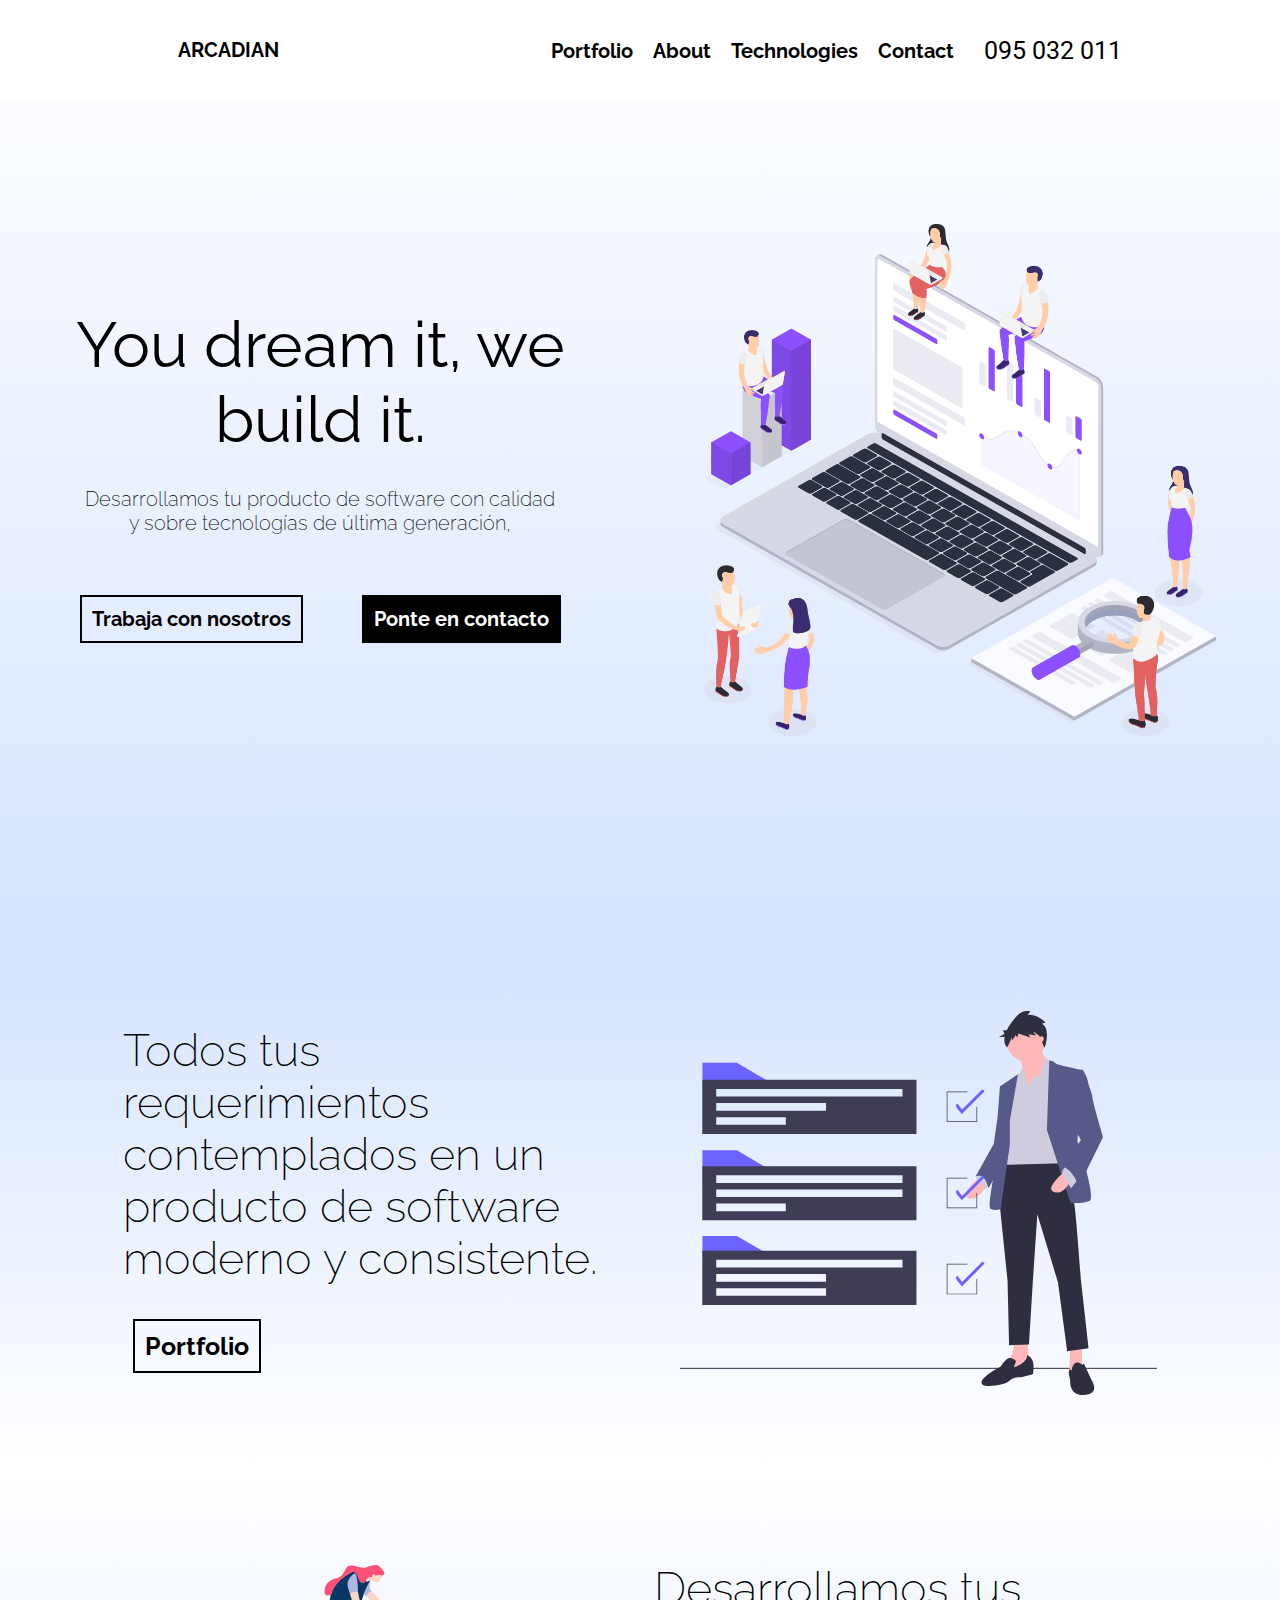
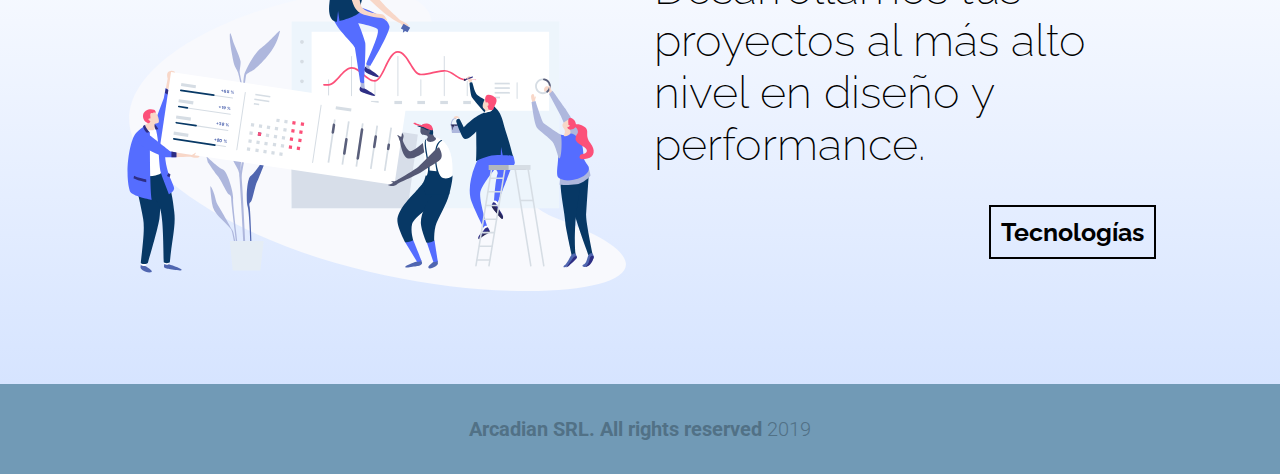
<file: index.html>
<!DOCTYPE html>
<html lang="en">
<head>
    <meta charset="UTF-8">
    <meta name="viewport" content="width=device-width, initial-scale=1.0">
    <meta http-equiv="X-UA-Compatible" content="ie=edge">
    <title>Arcadian</title>
    <link rel="stylesheet" type="text/css" href="styles.css">
</head>
<body>
    <div class="navbar">
        <div class="navbar-logo">
            <div class="loguito-anim"></div>
            <a class="text1 linknavbar" href="index.html">ARCADIAN</a>
        </div>
        <div class="navbar-buttons">
            <ul>
                <li class="text1"><a class="linknavbar" href="./portfolio.html">Portfolio</a></li>
                <li class="text1">About</li>
                <li class="text1"><a class="linknavbar" href="./tech.html">Technologies</a></li>
                <li class="text1">Contact</li>
                <li class="nuestro-numero">095 032 011</li>
            </ul>
        </div>
    </div>

    <div class="main">
        <div class="main-side">
            <div class="main-header">
                <p class="main-title">You <span class="highlight">dream</span> it, we <span class="highlight">build</span> it.</p>
                <p class="text2">Desarrollamos tu producto de software con calidad <br/>y sobre tecnologías de última generación,</p>
                <div class="headerbuttons">
                    <div class="header-work text1">Trabaja con nosotros</div>
                    <div class="header-contact text1">Ponte en contacto</div>
                </div>
            </div>
        </div>
        <div class="main-side">
            <img src="./media/webdesign.png" class="img-webdesigner">
        </div>
    </div>

    <div class="mid-section">
        <div class="side-text title">Todos tus requerimientos contemplados en un producto de software moderno y consistente.
            <div class="see-our"><a class="linknavbar" href="./portfolio.html"><p class="text3">Portfolio</p></a></div>
        </div>
        <img class="creatingapp-blue" src="./media/creatingapp-blue.svg">
    </div>
    
    <div class="mid-section2">
        <div class="side-text title">Desarrollamos tus proyectos al más alto nivel en diseño y performance.
            <div class="see-our1"><a class="linknavbar" href="./tech.html"><p class="text3">Tecnologías</p></a></div>
        </div>
        <img src="./media/graph.svg" class="graph">
    </div>
    <div class="footer">
        <p>Arcadian SRL. All rights reserved <span>2019</span></p>
    </div>
    
</body>
</html>
</file>
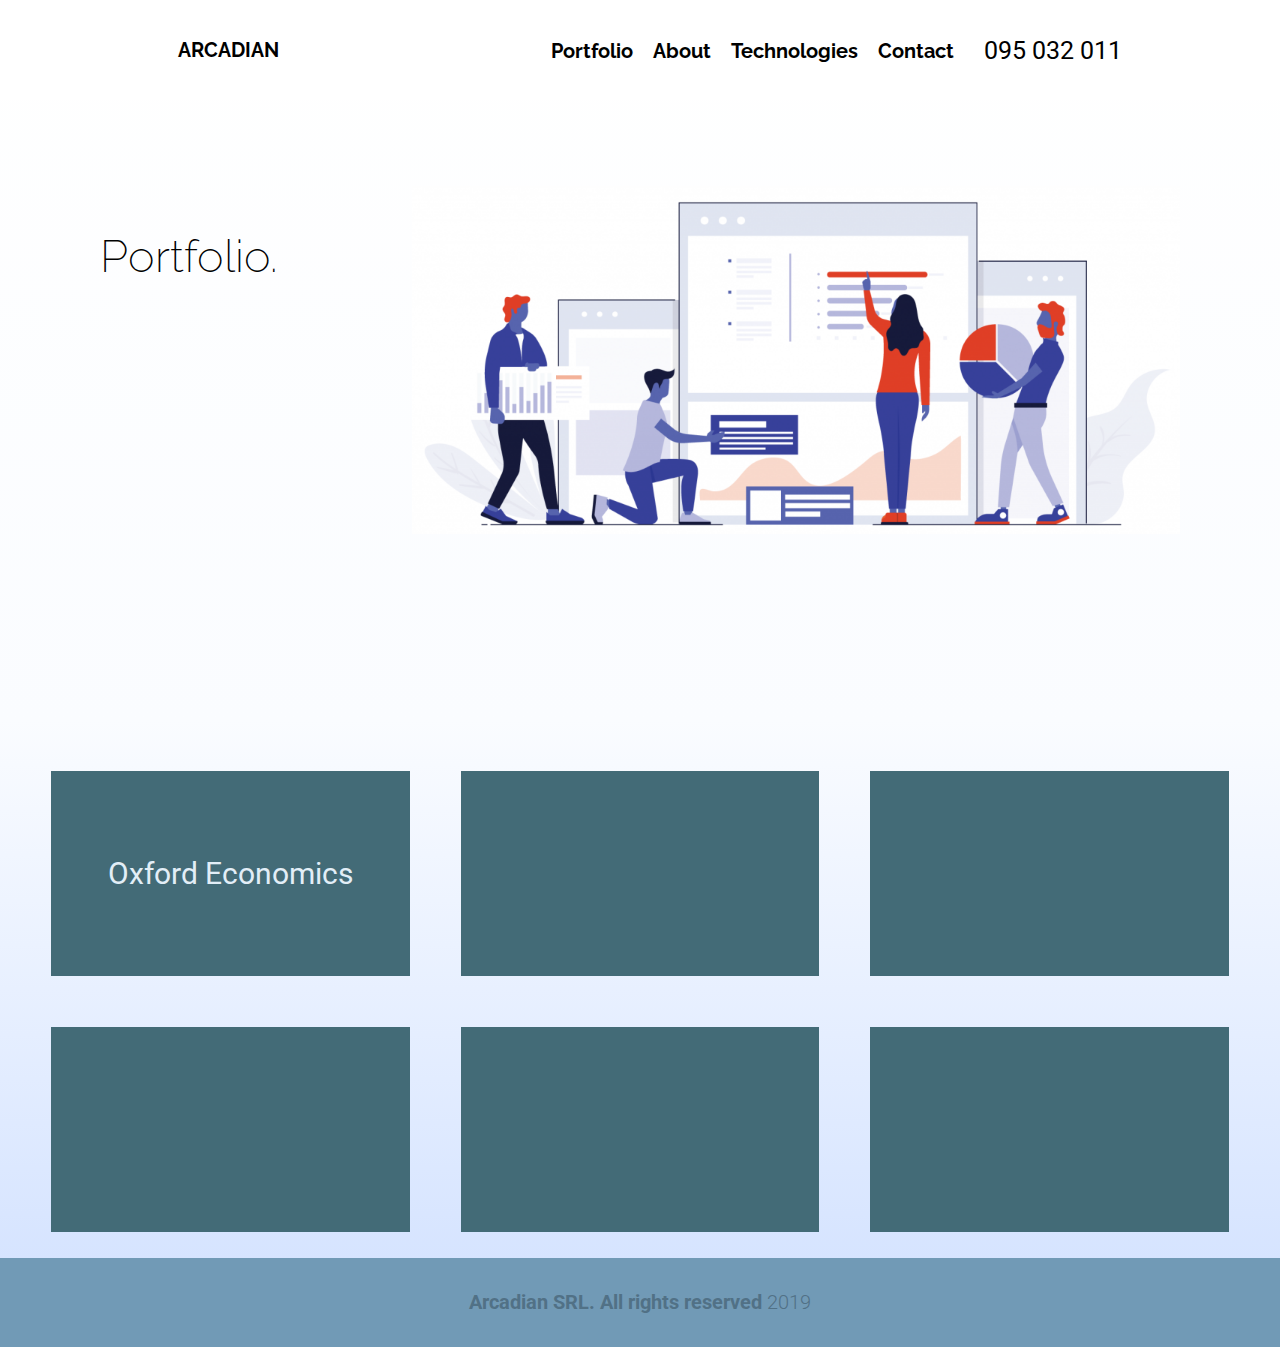
<file: portfolio.html>
<!DOCTYPE html>
<html lang="en">
<head>
    <meta charset="UTF-8">
    <meta name="viewport" content="width=device-width, initial-scale=1.0">
    <meta http-equiv="X-UA-Compatible" content="ie=edge">
    <title>Arcadian | Portfolio</title>
    <link rel="stylesheet" href="styles.css">
</head>
<body>
    <div class="navbar">
        <div class="navbar-logo">
            <div class="loguito-anim"></div>
            <a class="text1 linknavbar" href="index.html">ARCADIAN</a>
        </div>
        <div class="navbar-buttons">
            <ul>
                <li class="text1">Portfolio</li>
                <li class="text1">About</li>
                <li class="text1"><a class="linknavbar" href="./tech.html">Technologies</a></li>
                <li class="text1">Contact</li>
                <li class="nuestro-numero">095 032 011</li>
            </ul>
        </div>
    </div>

    <div class="portfoliomain">
        <div class="side-text title">Portfolio.</div>
        <div class="image-set-mid"><img class="graph-alt" src="./media/graph-alt.png"></div>
    </div>
    <div class="portfoliolayout">
        <a class="empresas-portfolio"target="_blank"href="https://www.oxfordeconomics.com/">Oxford Economics</a>
        <a class="empresas-portfolio"target="_blank"href=""></a>
        <a class="empresas-portfolio"target="_blank"href=""></a>
        <a class="empresas-portfolio"target="_blank"href=""></a>
        <a class="empresas-portfolio"target="_blank"href=""></a>
        <a class="empresas-portfolio"target="_blank"href=""></a>
    </div>
    <div class="footer">
        <p>Arcadian SRL. All rights reserved <span>2019</span></p>
    </div>
</body>
</html>
</file>
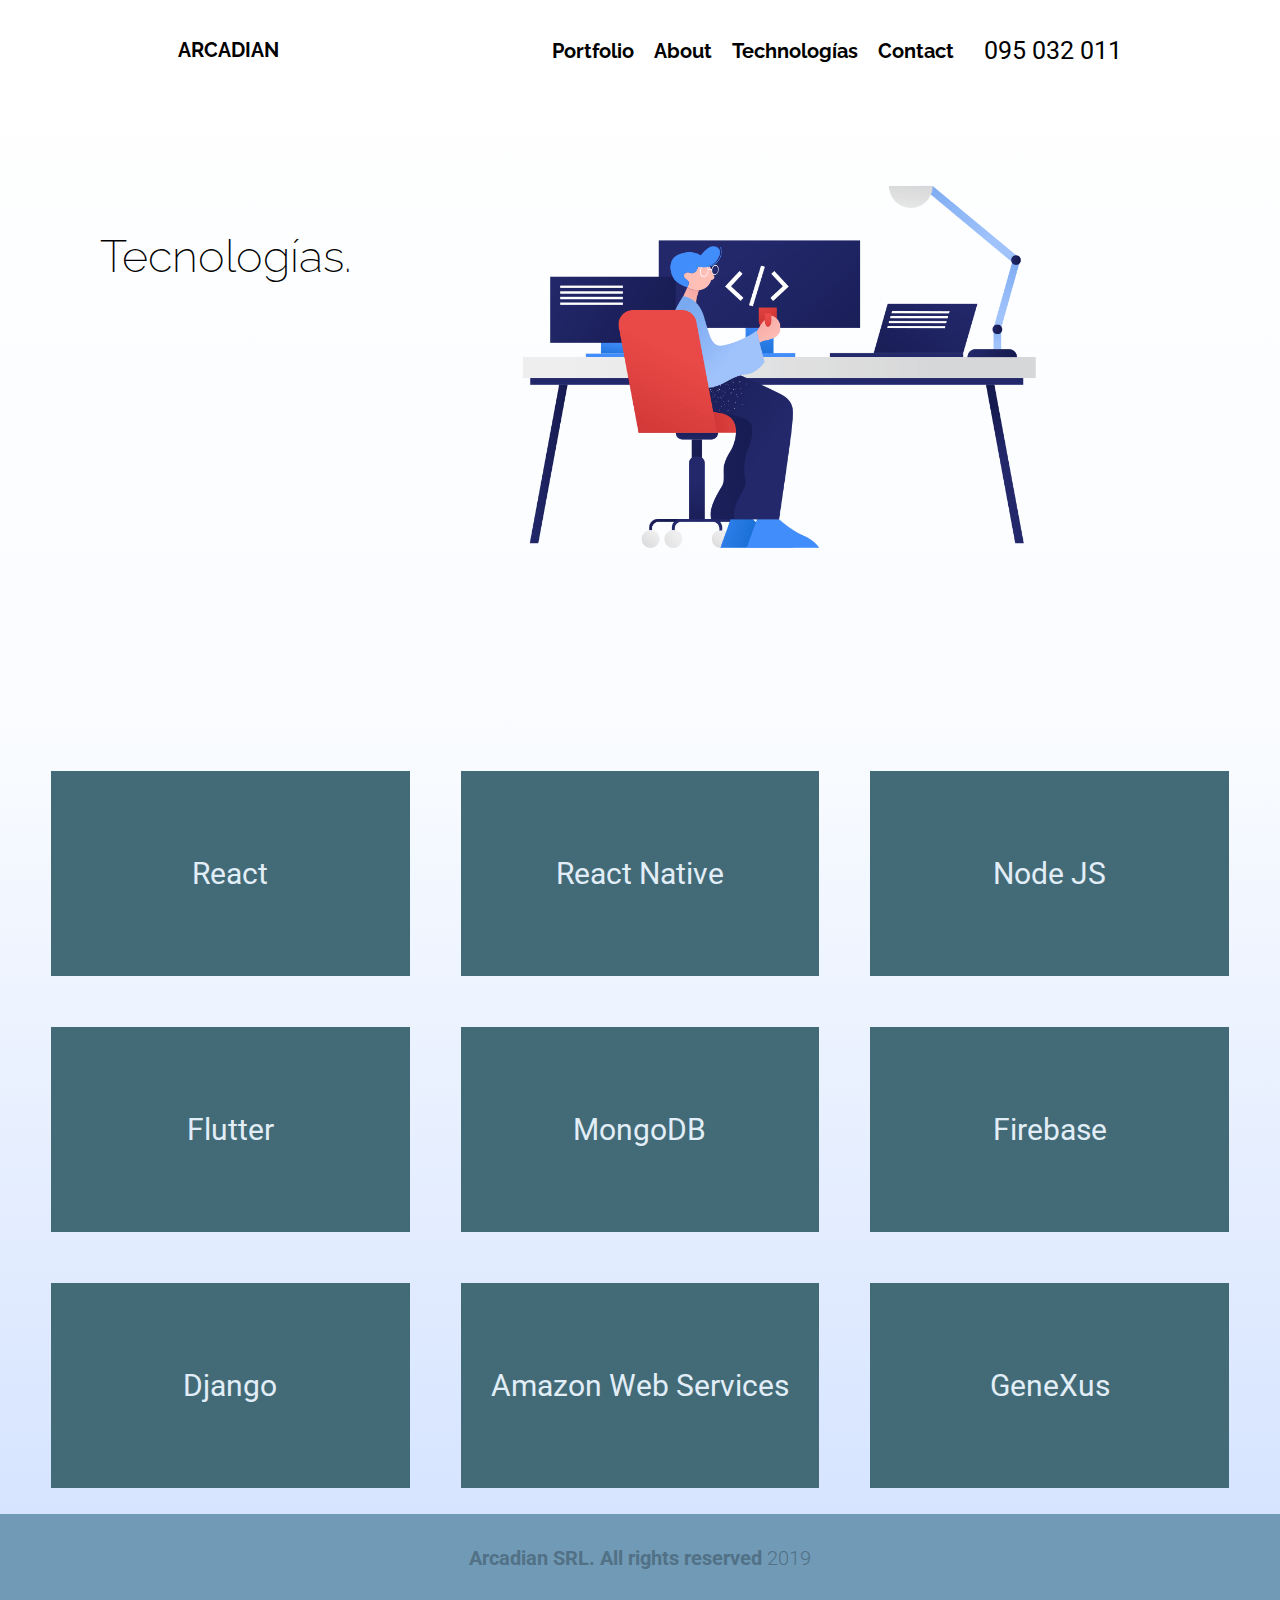
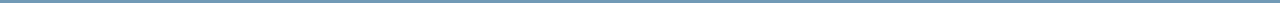
<file: tech.html>
<!DOCTYPE html>
<html lang="en">
<head>
    <meta charset="UTF-8">
    <meta name="viewport" content="width=device-width, initial-scale=1.0">
    <meta http-equiv="X-UA-Compatible" content="ie=edge">
    <title>Arcadian | Tecnologías</title>
    <link rel="stylesheet" href="styles.css">
</head>
<body>
    <div class="navbar">
        <div class="navbar-logo">
            <div class="loguito-anim"></div>
            <a class="text1 linknavbar" href="index.html">ARCADIAN</a>
        </div>
        <div class="navbar-buttons">
            <ul>
                <li class="text1"><a class="linknavbar" href="./portfolio.html">Portfolio</a></li>
                <li class="text1">About</li>
                <li class="text1">Technologías</li>
                <li class="text1">Contact</li>
                <li class="nuestro-numero">095 032 011</li>
            </ul>
        </div>
    </div>

    <div class="portfoliomain">
        <div class="side-text title">Tecnologías.</div>
        <div class="image-set-mid"><img class="graph-alt" src="./media/clip-programming.png"></div>
    </div>
    <div class="portfoliolayout">
        <a class="empresas-portfolio" href="https://es.reactjs.org/" target="_blank">React</a>
        <a class="empresas-portfolio" href="http://www.reactnative.com/"target="_blank">React Native</a>
        <a class="empresas-portfolio" href="https://nodejs.org/es/"target="_blank">Node JS</a>
        <a class="empresas-portfolio" href="https://flutter-es.io/"target="_blank">Flutter</a>
        <a class="empresas-portfolio" href="https://www.mongodb.com/es"target="_blank">MongoDB</a>
        <a class="empresas-portfolio" href="https://firebase.google.com/?hl=es"target="_blank">Firebase</a>
        <a class="empresas-portfolio" href="https://www.djangoproject.com/"target="_blank">Django</a>
        <a class="empresas-portfolio" href="https://aws.amazon.com/"target="_blank">Amazon Web Services</a>
        <a class="empresas-portfolio" href="https://www.genexus.com/"target="_blank">GeneXus</a>
    </div>
    <div class="footer">
        <p>Arcadian SRL. All rights reserved <span>2019</span></p>
    </div>
</body>
</html>
</file>
<file: styles.css>
@import url('https://fonts.googleapis.com/css?family=Raleway:300,400,700&display=swap');
@import url('https://fonts.googleapis.com/css?family=Roboto:400,700&display=swap');

html, body{
    margin:0px;
    padding: 0px;
}
/* width */
::-webkit-scrollbar {
    width: 10px;
  }
  
  /* Track */
  ::-webkit-scrollbar-track {
    box-shadow: inset 0 0 3px grey; 
    border-radius: 10px;
  }
   
  /* Handle */
  ::-webkit-scrollbar-thumb {
    background: rgb(167, 194, 226); 
    border-radius: 10px;
  }
  
  /* Handle on hover */
  ::-webkit-scrollbar-thumb:hover {
    background: #7095c5; 
  }

::selection {
    background: #c5d7ec;}
.navbar{
    position:fixed;
    width: 80vw;
    height: 100px;
    display:flex;
    padding: 0 10vw;
    margin-bottom:20px;
    flex-direction: row;
    justify-content: space-between;
    background-color: white;
}
.navbar-logo{
    display: flex;
    flex-direction: row;
    text-align: center;
    justify-content: center;
    justify-items: center;
    margin-left:50px;
    margin-top: 10px;
    cursor: pointer;
}
.navbar-logo a{
    line-height: 80px;
    margin:0px;
    height: 80px;

}

.text1{
    font-family: 'Raleway', sans-serif;
    font-weight: 700;
    font-size:20px;
}
.linknavbar{
    text-emphasis: none;
    text-decoration: none;
    color: black;
}
.navbar-buttons{
    position:center;
    margin-right: 20px;
   
}
.navbar-buttons ul{
    position:center;
    display: flex;
    justify-content: center;
    flex-direction: row;
    list-style: none;

}

.navbar-buttons ul li{
    cursor: pointer;
    line-height:50px;
    padding: 10px;
}
.navbar-buttons ul li:hover{
    transition-duration: 0.2s;
    color:#297baa;
}
.nuestro-numero{
    font-family: 'Roboto', sans-serif;
    font-weight: 400;
    font-size:25px;
    transition-duration: 0.2s;
    margin-left: 10px;
}
.main{
    display: flex;
    flex-direction: row;
    background: linear-gradient(to bottom, #FFFFFF, rgb(214, 228, 255));
    
}
@media screen and (max-width:420px){
    .main{
        flex-direction: column;
    }
}

.main-side{
    height:100vh;
    display: flex;
    flex-direction: column;
    align-items: center;
    width:50vw;
    justify-content: center;
    padding:30px;
}
.img-webdesign{
    user-select: none;
    width: 44vw;
    height: 30vw;
    margin-right: 4vw;
}

.main-header{
    justify-content: center;
    display: flex;
    flex-direction: column;
}
.main-title{ 
    margin:10px;
    text-align: center;
    font-family: 'Raleway', sans-serif;
    font-weight: 400;
    font-size:5vw;
}
.highlight:hover{
    color:rgb(56, 122, 153);
    font-weight: 400;
}
.main-header p{
    color:rgb(0, 0, 0);
    text-align: center;
    

}
.text2{
    font-family: 'Raleway', sans-serif;
    font-weight: 200;
    font-size:20px;
}
.headerbuttons{
    margin-top:20px;
    padding: 20px;
    display: flex;
    flex-direction: row;
    justify-content: space-around;

}
.header-work{
    padding:10px;
    border: 2px solid black;
    width: fit-content;
}
.header-work:hover{
    background-color: black;
    color:white;
}
.header-contact{
    background-color: black;
    color:white;
    padding:10px;
    border: 2px solid black;
    width: fit-content;
}
.header-contact:hover{
    background-color: transparent;
    color:black;
}


.mid-section{
    padding-left:100px;
    padding-right: 100px;
    height: 40vw;
    display: flex;
    flex-direction:row;
    justify-content: space-around;
    background: linear-gradient(to top, #FFFFFF, rgb(214, 228, 255))
}

.secondary{
    padding-left:100px;
    padding-right: 100px;
    height: 80vh;
    display: flex;
    flex-direction:row;
    justify-content: space-around;
    background: linear-gradient(to bottom , #FFFFFF, rgb(214, 228, 255));
}
.secondary img{
    width: 50vw;
    height: 25vw;
}
.otrascosas{
    margin-top:100px;
    width:40vw;
    height: 50vh;
    display: flex;
    flex-direction: column;
    align-items: center;
    justify-content: center;
    margin-left: 25px;
}

.title{
    font-family: 'Raleway', sans-serif;
    font-weight: 200;
    font-size:3.5vw;
    text-align: center;
    position:bottom;
}

.side-text{
    width: 40vw;
    text-align: left;
    height: 40vw;
    display: flex;
    flex-direction: column;
    justify-content: center;
}
.img-webdesigner{
    width: 40vw;
    height: 40vw;
    user-select: none;
}
.creatingapp-blue{
    height: 30vw;
    margin-top:4vw;
}
.see-our{
    text-align: center;
    padding:10px;
    display: flex;
    flex-direction: row;
    align-items: center;
    justify-content: left;
    
}
.text3{
    border: 2px solid black;
    width: fit-content;
    height: fit-content;
    padding: 10px;
    font-family: 'Raleway', sans-serif;
    font-weight: 700;
    font-size:25px;
    cursor: pointer;
}
.mid-section2{
    padding-left:100px;
    padding-right: 100px;
    height: 40vw;
    display: flex;
    flex-direction:row-reverse;
    justify-content: space-around;
    background: linear-gradient(to bottom, #FFFFFF, rgb(214, 228, 255));
}
.graph{
    width: 40vw;
    height: 40vw;
}
.see-our1{
    text-align: left;
    padding:10px;
    display: flex;
    flex-direction: row;
    align-items:right;
    justify-content: right;
}
.text3:hover{
    background-color: black;
    color:#FFFFFF;
}

.graph-alt{
    width: 60vw;
    height: fit-content;
}
.portfoliomain{
    padding-left:100px;
    padding-right: 100px;
    height: 80vh;
    display: flex;
    flex-direction:row;
    justify-content: space-around;
    background: linear-gradient(to bottom, #FFFFFF, rgb(250, 252, 255));
}
.image-set-mid{
    display: flex;
    flex-direction:column;
    justify-items: center;
    justify-content: center;
}
.portfoliolayout{
    display: flex;
    flex-direction: row;
    align-content: space-around;
    justify-content: center;
    flex-wrap: wrap;
    padding-block-start: 2vw;
    background: linear-gradient(to top, rgb(214, 228, 255), rgb(250, 252, 255));

}
.empresas-portfolio{
    margin: 2vw;
    width: 28vw;
    background-color: #436b77;
    height: 16vw;
    display: flex;
    flex-direction: column;
    justify-content: center;
    align-items: center;
    color:rgb(226, 238, 247);
    font-size: 30px;
    font-family: 'Roboto', sans-serif;
    cursor: pointer;
    text-emphasis: none;
    text-decoration: none;
}
.footer{
    height: 7vw;
    width: 100%;
    display: flex;
    flex-direction: row;
    align-items: center;
    justify-content: center;
    background-color: rgb(113, 154, 182);
}
.footer p{
    font-family: 'Roboto', sans-serif;
    font-size: 20px;
    color: rgb(81, 113, 134);
    font-weight: 700;
}
.footer p span{
    font-weight: 300;
}
</file>
